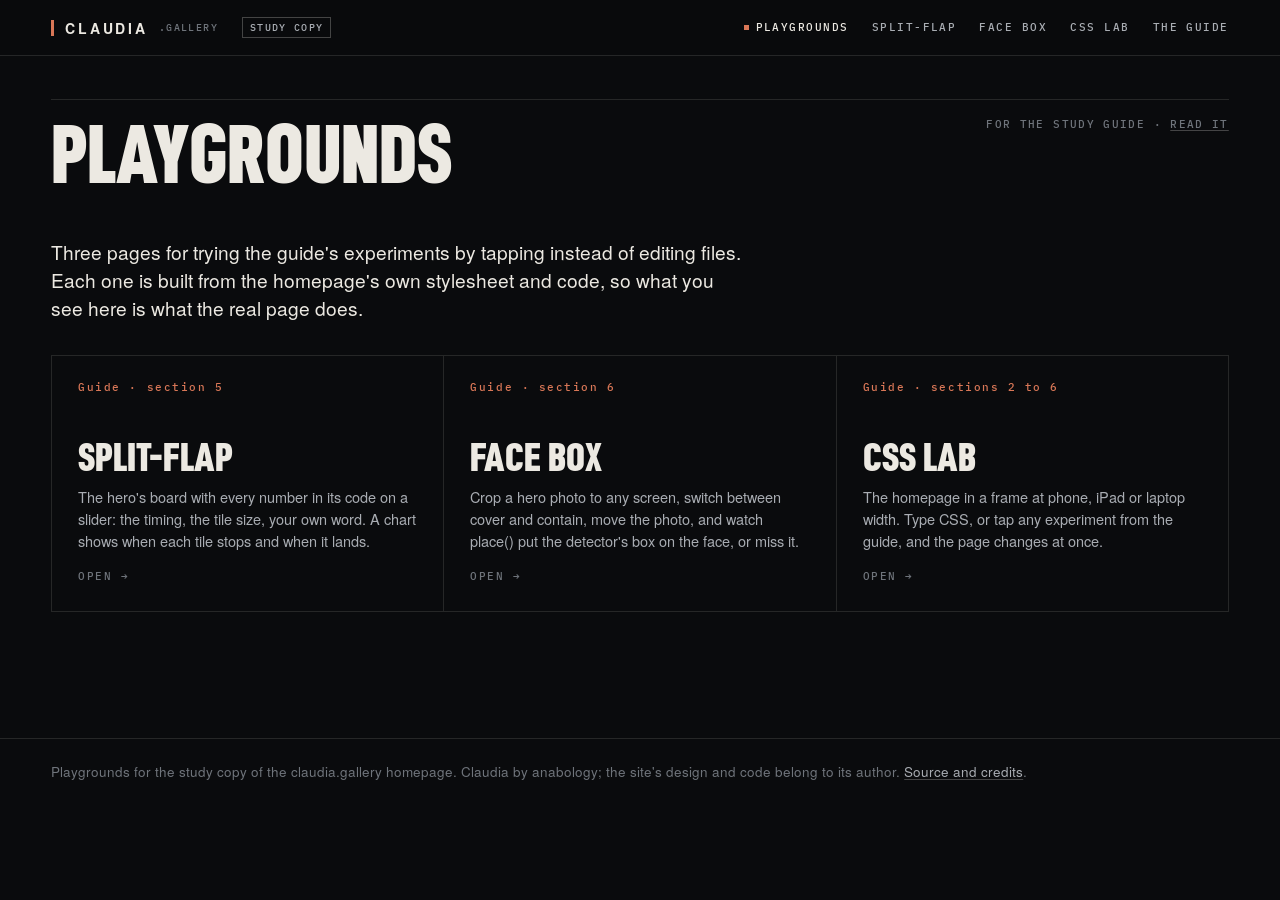
<file: play/index.html>
<!doctype html>
<html lang="en">
<head>
<meta charset="utf-8">
<meta name="viewport" content="width=device-width,initial-scale=1,viewport-fit=cover">
<title>Playgrounds · claudia.gallery (study copy)</title>
<meta name="description" content="Playgrounds for the study guide to the claudia.gallery homepage: the split-flap board, the face boxes and a CSS lab.">
<meta name="robots" content="noindex">
<meta name="theme-color" content="#0a0b0d">
<link rel="icon" href="https://claudia.gallery/favicon.png" type="image/png">
<link rel="preload" href="../static/fonts/dinishcn-900.woff2" as="font" type="font/woff2" crossorigin>
<link rel="preload" href="../static/fonts/plexmono-500.woff2" as="font" type="font/woff2" crossorigin>
<link rel="stylesheet" href="../static/css/site.css">
<link rel="stylesheet" href="../static/css/study-copy.css">
<link rel="stylesheet" href="play.css">
</head>
<body>
<a class="skip" href="#main">Skip to content</a>
<header class="site-h always">
  <a class="brand" href="../" aria-label="claudia.gallery study copy, home"><span class="streak"></span>Claudia<small>.gallery</small></a>
  <a class="study-tag" href="../#about-this-copy"><span class="st-long">Study </span>copy</a>
  <button class="menu-b" aria-expanded="false" aria-controls="nav">Menu</button>
  <nav class="nav" id="nav" aria-label="Playgrounds">
    <a href="./" aria-current="page">Playgrounds</a><a href="flaps.html">Split-flap</a><a href="facebox.html">Face box</a><a href="lab.html">CSS lab</a><a href="https://github.com/plexormedia/claudia-gallery-study2/blob/main/STUDY.md">The guide</a>
  </nav>
</header>

<main id="main">
<section class="sec play">
  <header class="sec-h no-idx"><h2>Playgrounds</h2><p class="aside lab">For the study guide · <a href="https://github.com/plexormedia/claudia-gallery-study2/blob/main/STUDY.md">read it</a></p></header>
  <p class="intro">Three pages for trying the guide's experiments by tapping instead of editing files. Each one is built from the homepage's own stylesheet and code, so what you see here is what the real page does.</p>
  <div class="guides">
    <a class="guide" href="flaps.html"><span class="n">Guide · section 5</span><h3>Split-flap</h3><p>The hero's board with every number in its code on a slider: the timing, the tile size, your own word. A chart shows when each tile stops and when it lands.</p><span class="go">Open →</span></a>
    <a class="guide" href="facebox.html"><span class="n">Guide · section 6</span><h3>Face box</h3><p>Crop a hero photo to any screen, switch between cover and contain, move the photo, and watch place() put the detector's box on the face, or miss it.</p><span class="go">Open →</span></a>
    <a class="guide" href="lab.html"><span class="n">Guide · sections 2 to 6</span><h3>CSS lab</h3><p>The homepage in a frame at phone, iPad or laptop width. Type CSS, or tap any experiment from the guide, and the page changes at once.</p><span class="go">Open →</span></a>
  </div>
</section>
</main>

<footer class="play-f"><p>Playgrounds for the study copy of the claudia.gallery homepage. Claudia by anabology; the site's design and code belong to its author. <a href="https://github.com/plexormedia/claudia-gallery-study2">Source and credits</a>.</p></footer>
<script src="play.js" defer></script>
</body>
</html>
</file>
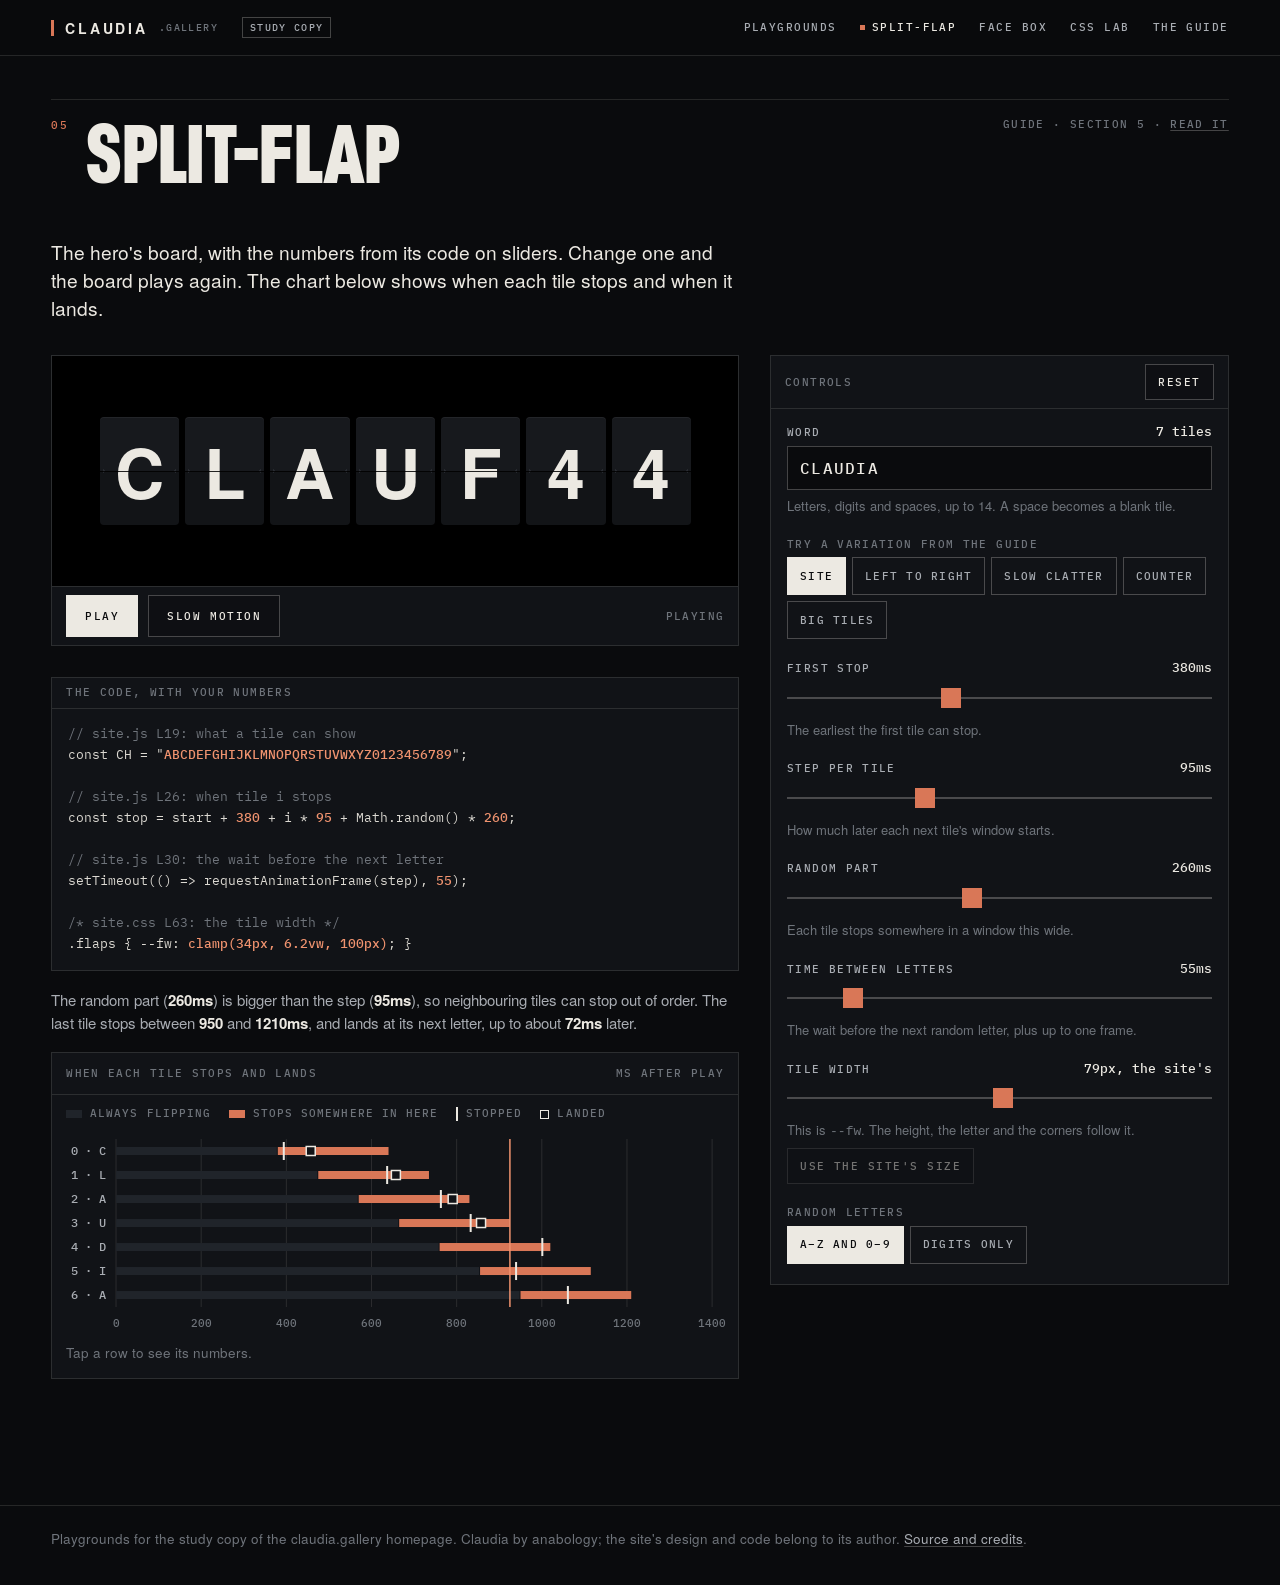
<file: play/flaps.html>
<!doctype html>
<html lang="en">
<head>
<meta charset="utf-8">
<meta name="viewport" content="width=device-width,initial-scale=1,viewport-fit=cover">
<title>Split-flap playground · claudia.gallery (study copy)</title>
<meta name="description" content="The hero's split-flap board with the numbers from its code on sliders, and a chart of when each tile stops and lands.">
<meta name="robots" content="noindex">
<meta name="theme-color" content="#0a0b0d">
<link rel="icon" href="https://claudia.gallery/favicon.png" type="image/png">
<link rel="preload" href="../static/fonts/heros-700.woff2" as="font" type="font/woff2" crossorigin>
<link rel="preload" href="../static/fonts/dinishcn-900.woff2" as="font" type="font/woff2" crossorigin>
<link rel="preload" href="../static/fonts/plexmono-500.woff2" as="font" type="font/woff2" crossorigin>
<link rel="stylesheet" href="../static/css/site.css">
<link rel="stylesheet" href="../static/css/study-copy.css">
<link rel="stylesheet" href="play.css">
<style>
  .board-stage { display: grid; place-items: center; min-height: 230px; padding: clamp(28px, 5vw, 56px) 14px; background: #000; overflow: hidden; }
  .play-board { justify-content: center; }
  .play-board .flap.tick { animation-duration: calc(.07s * var(--slow, 1)); }
  .stage-bar { border-top: 1px solid var(--line); border-bottom: 0; }
  @media (max-width: 1000px) { .board-stage { min-height: 0; padding: 26px 14px; } }
</style>
</head>
<body>
<a class="skip" href="#main">Skip to content</a>
<header class="site-h always">
  <a class="brand" href="../" aria-label="claudia.gallery study copy, home"><span class="streak"></span>Claudia<small>.gallery</small></a>
  <a class="study-tag" href="../#about-this-copy"><span class="st-long">Study </span>copy</a>
  <button class="menu-b" aria-expanded="false" aria-controls="nav">Menu</button>
  <nav class="nav" id="nav" aria-label="Playgrounds">
    <a href="./">Playgrounds</a><a href="flaps.html" aria-current="page">Split-flap</a><a href="facebox.html">Face box</a><a href="lab.html">CSS lab</a><a href="https://github.com/plexormedia/claudia-gallery-study2/blob/main/STUDY.md">The guide</a>
  </nav>
</header>

<main id="main">
<section class="sec play">
  <header class="sec-h"><span class="idx">05</span><h2>Split-flap</h2><p class="aside lab">Guide · section 5 · <a href="https://github.com/plexormedia/claudia-gallery-study2/blob/main/STUDY.md#5-the-split-flap-board">read it</a></p></header>
  <p class="intro">The hero's board, with the numbers from its code on sliders. Change one and the board plays again. The chart below shows when each tile stops and when it lands.</p>

  <div class="bench">
    <div class="pair">
      <div class="panel main-view">
        <div class="board-stage"><div class="flaps play-board" id="board" role="img" aria-label="CLAUDIA"></div></div>
        <div class="panel-h stage-bar">
          <div class="row">
            <button class="btn solid" id="play" type="button">Play</button>
            <button class="btn" id="slow" type="button" aria-pressed="false">Slow motion</button>
          </div>
          <span class="lab" id="status" aria-live="polite">Ready</span>
        </div>
      </div>

      <div class="panel ctl-panel">
        <div class="panel-h"><span class="lab">Controls</span><button class="btn sm" id="reset" type="button">Reset</button></div>
        <div class="ctl">
          <div class="field">
            <div class="field-h"><label class="lab" for="word">Word</label><span class="val" id="word-n">7 tiles</span></div>
            <input class="input" id="word" maxlength="14" autocomplete="off" autocapitalize="characters" autocorrect="off" spellcheck="false" value="CLAUDIA">
            <p class="hint">Letters, digits and spaces, up to 14. A space becomes a blank tile.</p>
          </div>

          <div class="field">
            <span class="lab">Try a variation from the guide</span>
            <div class="chips" id="presets"></div>
          </div>

          <div class="field">
            <div class="field-h"><label class="lab" for="base">First stop</label><output class="val" id="base-o" for="base"></output></div>
            <input class="range" type="range" id="base" min="0" max="1000" step="5">
            <p class="hint">The earliest the first tile can stop.</p>
          </div>
          <div class="field">
            <div class="field-h"><label class="lab" for="step">Step per tile</label><output class="val" id="step-o" for="step"></output></div>
            <input class="range" type="range" id="step" min="0" max="300" step="5">
            <p class="hint">How much later each next tile's window starts.</p>
          </div>
          <div class="field">
            <div class="field-h"><label class="lab" for="spread">Random part</label><output class="val" id="spread-o" for="spread"></output></div>
            <input class="range" type="range" id="spread" min="0" max="600" step="5">
            <p class="hint">Each tile stops somewhere in a window this wide.</p>
          </div>
          <div class="field">
            <div class="field-h"><label class="lab" for="interval">Time between letters</label><output class="val" id="interval-o" for="interval"></output></div>
            <input class="range" type="range" id="interval" min="16" max="300" step="1">
            <p class="hint">The wait before the next random letter, plus up to one frame.</p>
          </div>
          <div class="field">
            <div class="field-h"><label class="lab" for="fw">Tile width</label><output class="val" id="fw-o" for="fw"></output></div>
            <input class="range" type="range" id="fw" min="16" max="140" step="1">
            <p class="hint">This is <code>--fw</code>. The height, the letter and the corners follow it.</p>
            <div class="row"><button class="btn sm" id="fw-site" type="button">Use the site's size</button></div>
          </div>
          <div class="field">
            <span class="lab">Random letters</span>
            <div class="chips" id="alphabet">
              <button type="button" data-digits="0" aria-pressed="true">A–Z and 0–9</button>
              <button type="button" data-digits="1" aria-pressed="false">Digits only</button>
            </div>
          </div>
        </div>
      </div>
    </div>

    <div class="stack extra">
      <div class="prompt live">
        <div class="bar"><span class="lab">The code, with your numbers</span></div>
        <pre id="code"></pre>
      </div>
      <p class="say" id="insight"></p>

      <div class="panel">
        <div class="panel-h"><span class="lab">When each tile stops and lands</span><span class="lab">ms after Play</span></div>
        <div class="legend" aria-hidden="true">
          <span><i class="sw flip"></i>Always flipping</span>
          <span><i class="sw win"></i>Stops somewhere in here</span>
          <span><i class="sw stop"></i>Stopped</span>
          <span><i class="sw land"></i>Landed</span>
        </div>
        <div class="chart" id="chart"></div>
        <p class="hint chart-note" id="readout" aria-live="polite">Tap a row to see its numbers.</p>
      </div>
    </div>
  </div>
</section>
</main>

<footer class="play-f"><p>Playgrounds for the study copy of the claudia.gallery homepage. Claudia by anabology; the site's design and code belong to its author. <a href="https://github.com/plexormedia/claudia-gallery-study2">Source and credits</a>.</p></footer>
<script src="play.js" defer></script>
<script src="flaps.js" defer></script>
</body>
</html>
</file>
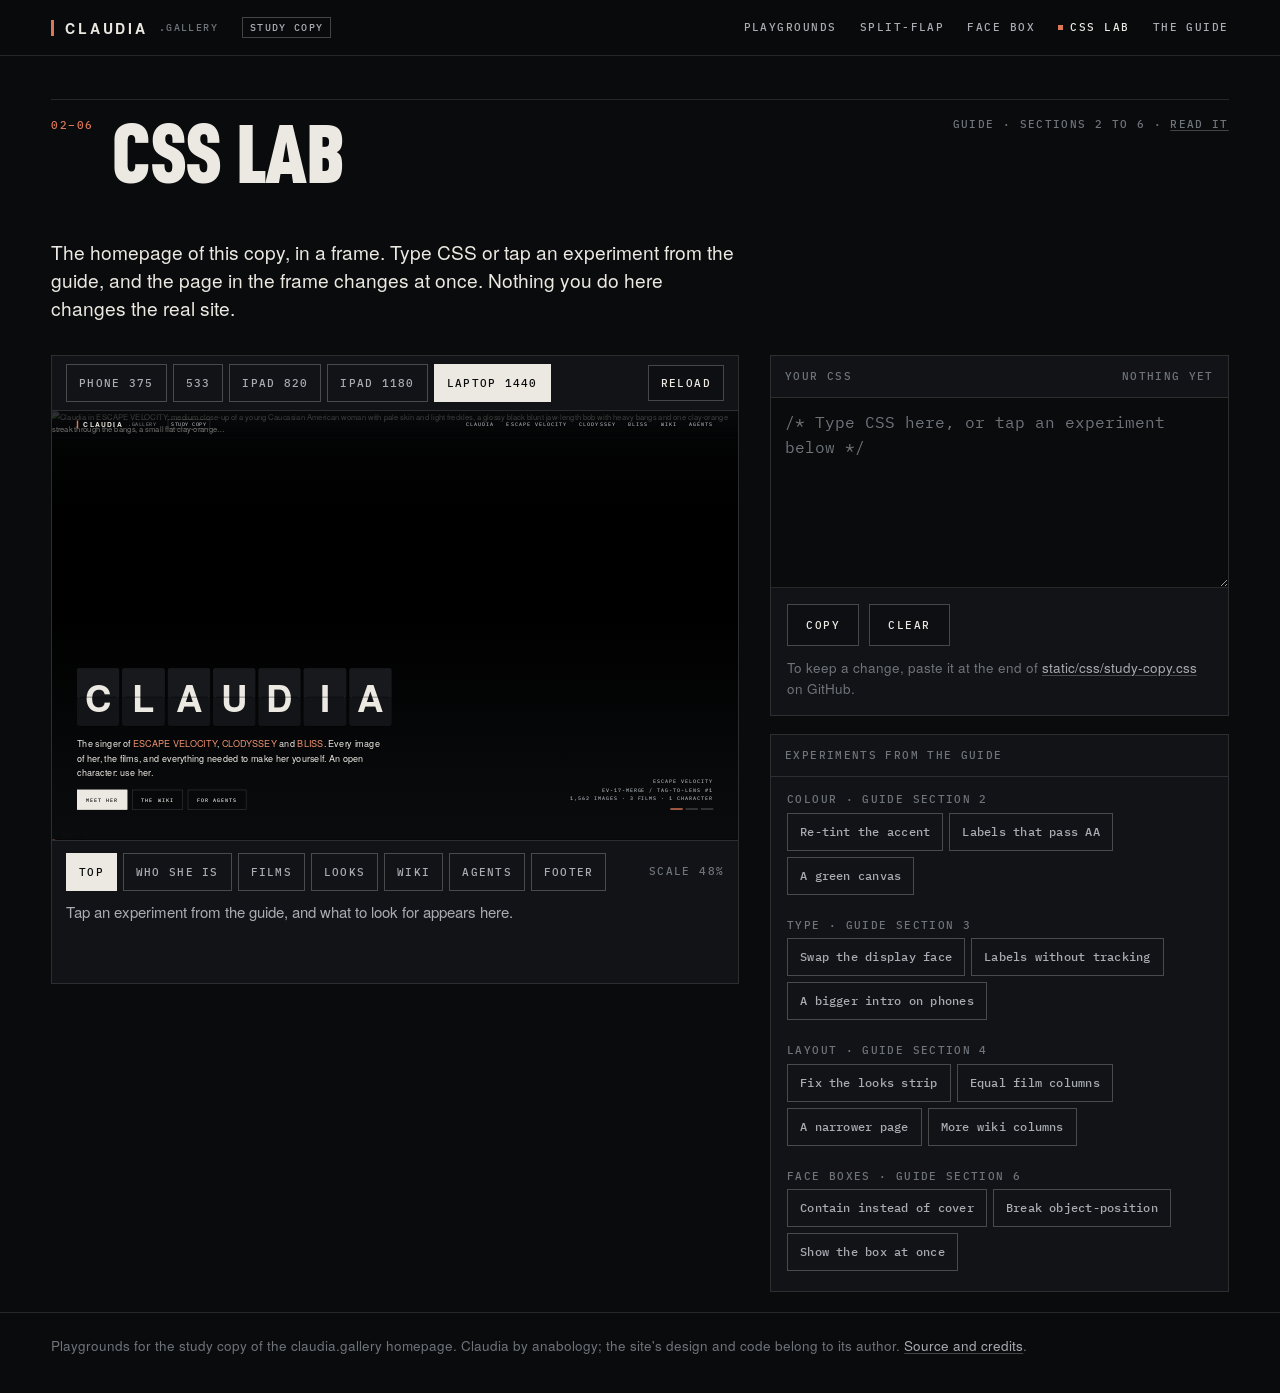
<file: play/lab.html>
<!doctype html>
<html lang="en">
<head>
<meta charset="utf-8">
<meta name="viewport" content="width=device-width,initial-scale=1,viewport-fit=cover">
<title>CSS lab · claudia.gallery (study copy)</title>
<meta name="description" content="The study copy's homepage in a frame at any width, with your CSS applied to it as you type, and every CSS experiment from the study guide one tap away.">
<meta name="robots" content="noindex">
<meta name="theme-color" content="#0a0b0d">
<link rel="icon" href="https://claudia.gallery/favicon.png" type="image/png">
<link rel="preload" href="../static/fonts/dinishcn-900.woff2" as="font" type="font/woff2" crossorigin>
<link rel="preload" href="../static/fonts/plexmono-500.woff2" as="font" type="font/woff2" crossorigin>
<link rel="stylesheet" href="../static/css/site.css">
<link rel="stylesheet" href="../static/css/study-copy.css">
<link rel="stylesheet" href="play.css">
<style>
  /* the frame panel sticks at every width. On wide screens it shares one grid row with the controls, so that row
     is as tall as the controls and the panel has room to stick. */
  .lab-page .main-view { position: sticky; top: calc(var(--hh) + 14px); z-index: 5; }
  @media (min-width: 1001px) { .lab-page .bench { grid-template-areas: "main ctl"; grid-template-rows: auto; } }
  @media (max-width: 1000px) { .lab-page .main-view { top: var(--hh); } }
  .main-view .panel-h { flex-wrap: nowrap; }
  .main-view .panel-h .chips, .foot-row .chips { min-width: 0; }
  .frame-foot { display: grid; grid-template-columns: minmax(0, 1fr); gap: 10px; padding: 12px 14px 14px; border-top: 1px solid var(--line); }
  .foot-row { display: flex; align-items: center; gap: 10px; }
  .frame-note { margin-left: auto; white-space: nowrap; }
  .frame-foot .say { min-height: 4.5em; }            /* room for three lines, so the frame doesn't jump as the text changes */
  /* little below the bench, so the stuck panel isn't pushed up under the header when you reach the end of the page */
  .lab-page .play { padding-bottom: 20px; }
  .lab-page .play-f { margin-top: 0; }
  .frame-wrap { margin: 0 auto; overflow: hidden; background: var(--bg); }
  .frame-wrap iframe { display: block; border: 0; transform-origin: 0 0; background: var(--bg); }
  .exp .field + .field { margin-top: 2px; }
  .exp .chips button { text-transform: none; letter-spacing: .02em; font-size: 12px; }
</style>
</head>
<body class="lab-page">
<a class="skip" href="#main">Skip to content</a>
<header class="site-h always">
  <a class="brand" href="../" aria-label="claudia.gallery study copy, home"><span class="streak"></span>Claudia<small>.gallery</small></a>
  <a class="study-tag" href="../#about-this-copy"><span class="st-long">Study </span>copy</a>
  <button class="menu-b" aria-expanded="false" aria-controls="nav">Menu</button>
  <nav class="nav" id="nav" aria-label="Playgrounds">
    <a href="./">Playgrounds</a><a href="flaps.html">Split-flap</a><a href="facebox.html">Face box</a><a href="lab.html" aria-current="page">CSS lab</a><a href="https://github.com/plexormedia/claudia-gallery-study2/blob/main/STUDY.md">The guide</a>
  </nav>
</header>

<main id="main">
<section class="sec play">
  <header class="sec-h"><span class="idx">02–06</span><h2>CSS lab</h2><p class="aside lab">Guide · sections 2 to 6 · <a href="https://github.com/plexormedia/claudia-gallery-study2/blob/main/STUDY.md">read it</a></p></header>
  <p class="intro">The homepage of this copy, in a frame. Type CSS or tap an experiment from the guide, and the page in the frame changes at once. Nothing you do here changes the real site.</p>

  <div class="bench">
    <div class="pair">
      <div class="panel main-view" id="frame-panel">
        <div class="panel-h"><div class="chips line" id="widths" aria-label="Frame width"></div><button class="btn sm" id="reload" type="button">Reload</button></div>
        <div class="frame-wrap" id="frame-wrap"><iframe id="frame" src="../index.html" title="The study copy's homepage, with your CSS applied"></iframe></div>
        <div class="panel-b frame-foot">
          <div class="foot-row"><div class="chips line" id="jumps" aria-label="Jump to a section"></div><span class="lab frame-note" id="frame-note"></span></div>
          <p class="say" id="explain" aria-live="polite">Tap an experiment from the guide, and what to look for appears here.</p>
        </div>
      </div>

      <div class="stack ctl-panel">
        <div class="panel">
          <div class="panel-h"><label class="lab" for="css">Your CSS</label><span class="lab" id="applied" aria-live="polite"></span></div>
          <textarea class="code-in" id="css" spellcheck="false" autocapitalize="off" autocorrect="off" autocomplete="off" placeholder="/* Type CSS here, or tap an experiment below */"></textarea>
          <div class="panel-b">
            <div class="row"><button class="btn" id="copy" type="button">Copy</button><button class="btn" id="clear" type="button">Clear</button></div>
            <p class="hint" style="margin-top:12px">To keep a change, paste it at the end of <a href="https://github.com/plexormedia/claudia-gallery-study2/blob/main/static/css/study-copy.css">static/css/study-copy.css</a> on GitHub.</p>
          </div>
        </div>

        <div class="panel exp">
          <div class="panel-h"><span class="lab">Experiments from the guide</span></div>
          <div class="ctl" id="experiments"></div>
        </div>
      </div>
    </div>
  </div>
</section>
</main>

<footer class="play-f"><p>Playgrounds for the study copy of the claudia.gallery homepage. Claudia by anabology; the site's design and code belong to its author. <a href="https://github.com/plexormedia/claudia-gallery-study2">Source and credits</a>.</p></footer>
<script src="play.js" defer></script>
<script src="lab.js" defer></script>
</body>
</html>
</file>
<file: static/css/site.css>
/* claudia.gallery — one black canvas, one clay accent, three film skins (ev · cly · bliss). */
@font-face{font-family:"Heros";src:url(../fonts/heros-400.woff2) format("woff2");font-weight:400;font-display:swap}
@font-face{font-family:"Heros";src:url(../fonts/heros-400i.woff2) format("woff2");font-weight:400;font-style:italic;font-display:swap}
@font-face{font-family:"Heros";src:url(../fonts/heros-700.woff2) format("woff2");font-weight:700;font-display:swap}
@font-face{font-family:"Heros Cn";src:url(../fonts/heroscn-700.woff2) format("woff2");font-weight:700;font-display:swap}
@font-face{font-family:"DINish Cn";src:url(../fonts/dinishcn-900.woff2) format("woff2");font-weight:900;font-display:swap}
@font-face{font-family:"Plex Mono";src:url(../fonts/plexmono-400.woff2) format("woff2");font-weight:400;font-display:swap;unicode-range:U+0020-007E,U+00A0-00FF,U+0131,U+0152-0153,U+02C6,U+02DA,U+02DC,U+2010-2011,U+2013-2014,U+2018-201A,U+201C-201E,U+2020-2022,U+2026,U+2030,U+2032-2033,U+2039-203A,U+2044,U+2070,U+2074-2079,U+20AC,U+2122,U+2190-2199,U+2212,U+2248,U+2260,U+2264-2265,U+2713}
@font-face{font-family:"Plex Mono";src:url(../fonts/plexmono-500.woff2) format("woff2");font-weight:500;font-display:swap;unicode-range:U+0020-007E,U+00A0-00FF,U+0131,U+0152-0153,U+02C6,U+02DA,U+02DC,U+2010-2011,U+2013-2014,U+2018-201A,U+201C-201E,U+2020-2022,U+2026,U+2030,U+2032-2033,U+2039-203A,U+2044,U+2070,U+2074-2079,U+20AC,U+2122,U+2190-2199,U+2212,U+2248,U+2260,U+2264-2265,U+2713}

:root{
  --bg:#0a0b0d;--bg2:#111317;--bg3:#181b20;--bg4:#20242a;
  --line:rgba(236,233,226,.12);--line2:rgba(236,233,226,.26);
  --ink:#ece9e2;--ink2:#a9adb3;--ink3:#6f747b;
  --clay:#d97757;--clay2:#f0936f;
  --sans:"Heros","Helvetica Neue",Helvetica,Arial,sans-serif;
  --cond:"DINish Cn","Heros Cn","Arial Narrow",sans-serif;
  --mono:"Plex Mono","IBM Plex Mono",ui-monospace,SFMono-Regular,Menlo,monospace;
  --xp:Tahoma,"Segoe UI",Verdana,Geneva,sans-serif;
  --pad:clamp(16px,4vw,52px);--max:1720px;--rowh:180px;--hh:56px;
  color-scheme:dark;
}
*,*::before,*::after{box-sizing:border-box}
html{background:var(--bg);color:var(--ink);font:400 16px/1.58 var(--sans);-webkit-font-smoothing:antialiased;-moz-osx-font-smoothing:grayscale;text-size-adjust:100%;scroll-padding-top:calc(var(--hh) + 64px)}
body{margin:0;min-height:100vh;overflow-x:hidden}
img,video{display:block;max-width:100%}
a{color:inherit;text-decoration-color:var(--line2);text-underline-offset:.18em}
a:hover{text-decoration-color:var(--clay)}
::selection{background:var(--clay);color:#0a0b0d}
:focus-visible{outline:2px solid var(--clay);outline-offset:2px}
button{font:inherit;color:inherit;background:none;border:0;padding:0;cursor:pointer}
h1,h2,h3,h4{margin:0;font-weight:700;line-height:1.08}
p{margin:0 0 1em}
.mono{font-family:var(--mono)}
.skip{position:absolute;left:-999px;top:8px;background:var(--clay);color:#000;padding:8px 12px;z-index:100}
.skip:focus{left:8px}
.sr{position:absolute;width:1px;height:1px;overflow:hidden;clip:rect(0 0 0 0);white-space:nowrap}

/* ---------- label system (EV's readouts) ---------- */
.lab{font:500 10.5px/1.3 var(--mono);letter-spacing:.13em;text-transform:uppercase;color:var(--ink3)}
.lab b{color:var(--ink2);font-weight:500}
.dot{display:inline-block;width:6px;height:6px;background:var(--clay);vertical-align:1px;margin-right:8px}

/* ---------- header ---------- */
.site-h{position:fixed;inset:0 0 auto;z-index:60;height:var(--hh);display:flex;align-items:center;gap:24px;padding:0 var(--pad);background:linear-gradient(rgba(10,11,13,.78),rgba(10,11,13,0));transition:background .35s,border-color .35s;border-bottom:1px solid transparent}
.site-h.solid,.site-h.always{background:rgba(10,11,13,.86);-webkit-backdrop-filter:blur(16px) saturate(1.15);backdrop-filter:blur(16px) saturate(1.15);border-bottom-color:var(--line)}
.brand{display:flex;align-items:center;gap:11px;text-decoration:none;font:700 14px/1 var(--sans);letter-spacing:.2em;text-transform:uppercase;white-space:nowrap}
.brand .streak{width:3px;height:16px;background:var(--clay);display:block}
.brand small{font:500 10px var(--mono);letter-spacing:.14em;color:var(--ink3)}
.nav{margin-left:auto;display:flex;align-items:center;gap:clamp(14px,1.8vw,28px);font:500 10.5px/1 var(--mono);letter-spacing:.14em;text-transform:uppercase}
.nav a{text-decoration:none;color:var(--ink2);padding:8px 0;white-space:nowrap}
.nav a:hover{color:var(--ink)}
.nav a[aria-current]{color:var(--ink)}
.nav a[aria-current]::before{content:"";display:inline-block;width:5px;height:5px;background:var(--clay);margin-right:7px;vertical-align:1px}
.menu-b{display:none;margin-left:auto;font:500 10.5px var(--mono);letter-spacing:.14em;text-transform:uppercase;padding:10px 0}
@media (max-width:960px){
  .menu-b{display:block}
  .nav{position:fixed;inset:var(--hh) 0 auto;flex-direction:column;align-items:stretch;gap:0;background:rgba(10,11,13,.97);border-bottom:1px solid var(--line);padding:8px var(--pad) 18px;transform:translateY(-8px);opacity:0;pointer-events:none;transition:.2s}
  .nav a{padding:14px 0;border-bottom:1px solid var(--line);font-size:12px}
  .nav.open{opacity:1;transform:none;pointer-events:auto}
}

/* ---------- split-flap (ESCAPE VELOCITY's board) ---------- */
.flaps{display:flex;flex-wrap:wrap;gap:var(--fg,6px);--fw:clamp(34px,6.2vw,100px);--fs:calc(var(--fw)*.86)}
.flap{position:relative;width:var(--fw);height:calc(var(--fw)*1.36);display:grid;place-items:center;background:linear-gradient(#17191d 0 50%,#121417 50% 100%);border-radius:calc(var(--fw)*.05);font:700 var(--fs)/1 var(--sans);color:var(--ink);box-shadow:inset 0 1px 0 rgba(255,255,255,.05),0 1px 0 rgba(0,0,0,.7);overflow:hidden}
.flap::after{content:"";position:absolute;left:0;right:0;top:calc(50% - .5px);height:1px;background:rgba(0,0,0,.85)}
.flap::before{content:"";position:absolute;left:3px;right:3px;top:calc(50% - 2px);height:4px;background:radial-gradient(circle at 0 50%,#2a2d33 1.5px,transparent 2px),radial-gradient(circle at 100% 50%,#2a2d33 1.5px,transparent 2px)}
.flap.sp{background:transparent;box-shadow:none}
.flap.sp::after,.flap.sp::before{display:none}
.flap.tick{animation:flick .07s steps(1)}
@keyframes flick{50%{color:var(--ink2)}}
.flaps.sm{--fw:clamp(20px,2.3vw,34px);--fg:3px}
.flaps.xs{--fw:clamp(15px,1.6vw,22px);--fg:2px}

/* ---------- hero ---------- */
.hero{position:relative;height:100svh;min-height:600px;overflow:hidden;background:#000}
.hero .slide{position:absolute;inset:0;opacity:0;transition:opacity 1.8s ease}
.hero .slide.on{opacity:1}
.hero .slide img{width:100%;height:100%;object-fit:cover;transform:scale(1.045);transition:transform 10s cubic-bezier(.2,.6,.3,1)}
.hero .slide.on img{transform:scale(1)}
.hero .shade{position:absolute;inset:0;background:linear-gradient(180deg,rgba(10,11,13,.5) 0,rgba(10,11,13,0) 22%,rgba(10,11,13,0) 48%,rgba(10,11,13,.86) 88%,var(--bg) 100%);pointer-events:none}
.cvbox{position:absolute;border:1px solid rgba(255,255,255,.82);pointer-events:none;opacity:0;transition:opacity .6s .9s}
.slide.on .cvbox{opacity:1}
.cvbox span{position:absolute;left:-1px;bottom:100%;margin-bottom:4px;white-space:nowrap;font:500 10px/1 var(--mono);letter-spacing:.06em;background:rgba(10,11,13,.66);color:#fff;padding:3px 5px}
.cvbox span b{color:var(--clay2);font-weight:500}
.cvbox::before,.cvbox::after{content:"";position:absolute;width:9px;height:9px;border:2px solid var(--clay)}
.cvbox::before{left:-3px;top:-3px;border-right:0;border-bottom:0}
.cvbox::after{right:-3px;bottom:-3px;border-left:0;border-top:0}
.hero-copy{position:absolute;z-index:3;left:var(--pad);right:var(--pad);bottom:clamp(28px,7vh,80px);display:grid;grid-template-columns:minmax(0,1fr) auto;align-items:end;gap:28px}
.hero-copy .lede{max-width:34em;margin:22px 0 22px;font-size:clamp(16px,1.35vw,19px);color:var(--ink);text-wrap:pretty}
.hero-copy .lede em{font-style:normal;color:var(--clay2)}
.ctas{display:flex;flex-wrap:wrap;gap:10px}
.btn{display:inline-flex;align-items:center;gap:10px;height:42px;padding:0 18px;border:1px solid var(--line2);text-decoration:none;font:500 11px/1 var(--mono);letter-spacing:.14em;text-transform:uppercase;background:rgba(10,11,13,.35);transition:.2s;white-space:nowrap}
.btn:hover{border-color:var(--ink);background:rgba(236,233,226,.06)}
.btn.solid{background:var(--ink);color:#0a0b0d;border-color:var(--ink)}
.btn.solid:hover{background:#fff}
.btn.clay{background:var(--clay);border-color:var(--clay);color:#0a0b0d}
.btn.clay:hover{background:var(--clay2);border-color:var(--clay2)}
.readout{text-align:right;display:grid;gap:5px;justify-items:end}
.readout .lab{color:var(--ink2)}
.readout .pips{display:flex;gap:6px;margin-top:8px}
.readout .pips button{width:26px;height:3px;background:rgba(236,233,226,.25)}
.readout .pips button.on{background:var(--clay)}
@media (max-width:760px){.hero-copy{grid-template-columns:1fr}.readout{justify-items:start;text-align:left}}

/* ---------- sections ---------- */
.sec{max-width:var(--max);margin:0 auto;padding:clamp(72px,11vh,140px) var(--pad) 0}
.sec-h{display:grid;grid-template-columns:auto 1fr auto;align-items:end;gap:18px;border-top:1px solid var(--line);padding-top:14px;margin-bottom:clamp(28px,4vw,52px)}
.sec-h .idx{font:500 11px/1 var(--mono);letter-spacing:.14em;color:var(--clay);align-self:start;padding-top:6px}
.sec-h h2{font:900 clamp(40px,6.6vw,104px)/.86 var(--cond);text-transform:uppercase;letter-spacing:-.004em}
.sec-h .aside{align-self:start;padding-top:4px;max-width:30em;text-align:right}
@media (max-width:760px){.sec-h{grid-template-columns:auto 1fr}.sec-h .aside{grid-column:1/-1;text-align:left}}
.big-p{font-size:clamp(19px,1.9vw,27px);line-height:1.38;max-width:33em;text-wrap:pretty}
.big-p em{font-style:normal;color:var(--clay2)}
.more{display:inline-flex;gap:10px;margin-top:22px;font:500 11px/1 var(--mono);letter-spacing:.14em;text-transform:uppercase;text-decoration:none;color:var(--ink);border-bottom:1px solid var(--clay);padding-bottom:5px}
.more:hover{color:var(--clay2)}

/* who she is */
.who{display:grid;grid-template-columns:minmax(0,1.05fr) minmax(0,1fr);gap:clamp(24px,4vw,72px);align-items:start}
.who figure{margin:0;position:sticky;top:calc(var(--hh) + 24px)}
@media (max-width:900px){.who{grid-template-columns:1fr}.who figure{position:static}}
.spec{margin:30px 0 0;border-top:1px solid var(--line)}
.spec>div{display:grid;grid-template-columns:118px 1fr;gap:18px;padding:13px 0;border-bottom:1px solid var(--line)}
.spec dt{font:500 10.5px/1.6 var(--mono);letter-spacing:.13em;text-transform:uppercase;color:var(--ink3)}
.spec dt i{font-style:normal;color:var(--clay);margin-right:9px}
.spec dd{margin:0;color:var(--ink);font-size:15.5px}

/* figures */
figure{margin:0}
.fig img{width:100%;height:auto;background:var(--bg3)}
.fig figcaption,.cap{margin-top:10px;font-size:13px;line-height:1.5;color:var(--ink3)}
.fig figcaption .lab{display:block;margin-bottom:3px}
.frame{position:relative}
.frame::before,.frame::after{content:"";position:absolute;width:14px;height:14px;border:1px solid var(--ink);opacity:.7;pointer-events:none;z-index:2}
.frame::before{left:-6px;top:-6px;border-right:0;border-bottom:0}
.frame::after{right:-6px;bottom:-6px;border-left:0;border-top:0}

/* prompt blocks */
.prompt{position:relative;margin:18px 0 22px;border:1px solid var(--line);background:var(--bg2)}
.prompt .bar{display:flex;align-items:center;gap:12px;padding:8px 10px 8px 14px;border-bottom:1px solid var(--line)}
.prompt .bar .lab{flex:1}
.prompt pre{margin:0;padding:14px 16px 16px;white-space:pre-wrap;word-break:break-word;font:400 13px/1.62 var(--mono);color:#dcd9d2;max-height:28em;overflow:auto}
.copy{font:500 10px/1 var(--mono);letter-spacing:.14em;text-transform:uppercase;padding:7px 10px;border:1px solid var(--line2);color:var(--ink2);transition:.15s;white-space:nowrap}
.copy:hover{color:var(--ink);border-color:var(--ink)}
.copy.ok{color:#0a0b0d;background:var(--clay);border-color:var(--clay)}

/* films (home) */
.films{display:grid;gap:clamp(56px,9vw,128px)}
.film-row{display:grid;grid-template-columns:minmax(0,1.5fr) minmax(0,1fr);gap:clamp(24px,4vw,64px);align-items:center}
.film-row:nth-child(even){grid-template-columns:minmax(0,1fr) minmax(0,1.5fr)}
.film-row:nth-child(even) .film-media{order:2}
@media (max-width:900px){.film-row,.film-row:nth-child(even){grid-template-columns:1fr}.film-row:nth-child(even) .film-media{order:0}}
.film-media{position:relative;display:block;aspect-ratio:16/9;background:#000;overflow:hidden;text-decoration:none}
.film-media video,.film-media img{width:100%;height:100%;object-fit:cover}
.film-media .hud{position:absolute;left:12px;top:10px;right:12px;display:flex;justify-content:space-between;color:#fff;text-shadow:0 1px 2px rgba(0,0,0,.6)}
.film-copy .facts{margin:24px 0 0;display:grid;gap:0;border-top:1px solid var(--line)}
.film-copy .facts div{display:grid;grid-template-columns:110px 1fr;gap:14px;padding:9px 0;border-bottom:1px solid var(--line);font-size:14px}
.film-copy .facts dt{font:500 10.5px/1.7 var(--mono);letter-spacing:.12em;text-transform:uppercase;color:var(--ink3)}
.film-copy .facts dd{margin:0;color:var(--ink2)}
.film-copy p{color:var(--ink2);font-size:16.5px;margin-top:18px;max-width:34em}

/* film title treatments */
.t-ev .flaps{--fw:clamp(22px,2.9vw,46px);--fg:3px}
.t-ev .row2{margin-top:3px}
.t-cly{font:900 clamp(56px,8vw,128px)/.82 var(--cond);text-transform:uppercase;letter-spacing:-.01em}
.t-cly small{display:block;font:500 clamp(11px,1vw,13px)/1 var(--mono);letter-spacing:.2em;color:var(--clay);margin-top:14px}
.t-bliss{font:italic 700 clamp(60px,8vw,124px)/.9 var(--xp);letter-spacing:-.035em;color:#fff;text-shadow:0 2px 0 rgba(0,40,140,.35),0 6px 22px rgba(0,60,200,.35)}
.t-bliss small{display:block;font:400 13px/1 var(--xp);letter-spacing:0;color:#cfe0ff;margin-top:12px;text-shadow:none}

/* the XP window (BLISS) */
.xpw{border-radius:8px 8px 0 0;background:#0831d9;padding:0 3px 3px;box-shadow:0 18px 50px rgba(0,0,0,.45)}
.xpw-t{height:30px;display:flex;align-items:center;gap:6px;padding:0 4px 0 8px;border-radius:7px 7px 0 0;background:linear-gradient(180deg,#0a6af7 0%,#0656e6 9%,#0249d8 22%,#0049d8 70%,#0241c4 92%,#0c3fb3 100%);color:#fff;font:700 13px/1 var(--xp);text-shadow:1px 1px 0 #0a1f6b}
.xpw-t .ic{width:16px;height:16px;border-radius:3px;background:linear-gradient(135deg,#fff 0 44%,transparent 44% 56%,#fff 56%) ,var(--clay);box-shadow:inset 0 0 0 1px rgba(255,255,255,.55);flex:none}
.xpw-t .tt{flex:1;overflow:hidden;white-space:nowrap;text-overflow:ellipsis}
.xpw-b{display:flex;gap:2px}
.xpw-b b{width:21px;height:21px;border-radius:3px;border:1px solid #fff;background:linear-gradient(180deg,#3c8cf8,#1d5fe0 60%,#1a52c9);position:relative;box-shadow:inset 0 0 1px rgba(0,0,0,.4);display:block;cursor:default}
.xpw-b b.x{background:linear-gradient(180deg,#e9876c,#d9532c 55%,#c2401e)}
.xpw-b b.min::after{content:"";position:absolute;left:5px;right:7px;bottom:5px;height:3px;background:#fff}
.xpw-b b.max::after{content:"";position:absolute;inset:4px;border:2px solid #fff;border-top-width:3px}
.xpw-b b.x::before,.xpw-b b.x::after{content:"";position:absolute;left:9px;top:3px;width:2px;height:13px;background:#fff;transform:rotate(45deg)}
.xpw-b b.x::after{transform:rotate(-45deg)}
.xpw-c{background:#000;position:relative}
button.x-close{cursor:pointer}

/* looks strip */
.strip{display:grid;grid-auto-flow:column;grid-auto-columns:clamp(190px,19vw,290px);gap:14px;overflow-x:auto;overscroll-behavior-x:contain;scroll-snap-type:x proximity;padding:0 var(--pad) 18px;margin:0 calc(var(--pad)*-1);scrollbar-width:thin;scrollbar-color:var(--bg4) transparent}
.look{scroll-snap-align:start;text-decoration:none;display:block}
.look .ph{position:relative;aspect-ratio:2/3;overflow:hidden;background:var(--bg3)}
.look .ph img{width:100%;height:100%;object-fit:cover;transition:transform .8s cubic-bezier(.2,.6,.3,1)}
.look:hover .ph img{transform:scale(1.03)}
.look h3{font:700 17px/1.2 var(--sans);margin-top:12px}
.look .lab{margin-top:6px}
.look p{font-size:13px;color:var(--ink3);margin:8px 0 0;line-height:1.45}

/* guide cards */
.guides{display:grid;grid-template-columns:repeat(auto-fill,minmax(300px,1fr));border-top:1px solid var(--line);border-left:1px solid var(--line)}
.guide{background:var(--bg);padding:26px 26px 28px;min-height:250px;display:flex;flex-direction:column;text-decoration:none;transition:background .2s;border-right:1px solid var(--line);border-bottom:1px solid var(--line)}
.guide:hover{background:var(--bg2)}
.guide .n{font:500 11px/1 var(--mono);letter-spacing:.14em;color:var(--clay)}
.guide h3{font:900 clamp(34px,3.2vw,46px)/.9 var(--cond);text-transform:uppercase;margin:44px 0 12px}
.guide p{color:var(--ink2);font-size:14.5px;margin:0;line-height:1.5}
.guide .go{margin-top:auto;padding-top:18px;font:500 10.5px var(--mono);letter-spacing:.14em;text-transform:uppercase;color:var(--ink3)}
.guide:hover .go{color:var(--clay2)}

/* terminal (agents) */
.term{border:1px solid var(--line2);background:#07080a}
.term-h{display:flex;gap:8px;align-items:center;padding:9px 12px;border-bottom:1px solid var(--line)}
.term-h i{width:9px;height:9px;border-radius:50%;background:var(--bg4)}
.term-h i:first-child{background:var(--clay)}
.term-h .lab{margin-left:8px;flex:1}
.term pre{margin:0;padding:18px 18px 20px;font:400 13.5px/1.7 var(--mono);white-space:pre-wrap;word-break:break-all;color:#dcd9d2}
.term pre .c{color:var(--ink3)}
.term pre .k{color:var(--clay2)}
.agents{display:grid;grid-template-columns:minmax(0,1.2fr) minmax(0,1fr);gap:clamp(24px,4vw,64px);align-items:start}
@media (max-width:900px){.agents{grid-template-columns:1fr}}
.kv{display:grid;border-top:1px solid var(--line)}
.kv a,.kv div{display:grid;grid-template-columns:150px 1fr;gap:16px;padding:12px 0;border-bottom:1px solid var(--line);text-decoration:none;font-size:15px}
.kv .lab{padding-top:3px}
.kv a:hover span:last-child{color:var(--clay2)}

/* ---------- footer ---------- */
.site-f{margin-top:clamp(96px,14vh,180px);border-top:1px solid var(--line)}
.safe{margin:0;padding:clamp(80px,14vh,160px) var(--pad);text-align:center;font:700 clamp(17px,2.2vw,30px)/1.3 var(--sans);color:var(--clay);letter-spacing:.005em}
.f-cols{max-width:var(--max);margin:0 auto;padding:28px var(--pad) 40px;border-top:1px solid var(--line);display:grid;grid-template-columns:1.4fr 1fr 1fr 1fr;gap:28px;font-size:13.5px;color:var(--ink3)}
.f-cols h4{font:500 10.5px var(--mono);letter-spacing:.14em;text-transform:uppercase;color:var(--ink2);margin-bottom:10px}
.f-cols a{display:block;text-decoration:none;color:var(--ink3);padding:3px 0}
.f-cols a:hover{color:var(--ink)}
.f-cols p{margin:0 0 8px;max-width:30em}
@media (max-width:860px){.f-cols{grid-template-columns:1fr 1fr}}

/* ---------- room (film page) ---------- */
.room-h{position:relative;min-height:88svh;display:flex;align-items:flex-end;overflow:hidden;background:#000}
.room-h .bgv{position:absolute;inset:0;width:100%;height:100%;object-fit:cover}
.room-h .shade{position:absolute;inset:0;background:linear-gradient(180deg,rgba(10,11,13,.55) 0,rgba(10,11,13,.05) 30%,rgba(10,11,13,.25) 55%,rgba(10,11,13,.94) 92%,var(--bg) 100%)}
.room-h .in{position:relative;z-index:2;width:100%;max-width:var(--max);margin:0 auto;padding:0 var(--pad) clamp(36px,7vh,72px)}
.room-h .lede{max-width:40em;margin:22px 0 24px;font-size:clamp(16px,1.3vw,19px);color:var(--ink);text-wrap:pretty}
.room-facts{display:flex;flex-wrap:wrap;gap:8px 28px;margin-top:26px}
.room-facts div{display:grid;gap:4px}
.room-facts dt{font:500 10px/1 var(--mono);letter-spacing:.14em;text-transform:uppercase;color:var(--ink3)}
.room-facts dd{margin:0;font:500 12.5px/1.3 var(--mono);color:var(--ink2)}
.stills{display:grid;grid-auto-flow:column;grid-auto-columns:clamp(240px,26vw,420px);gap:10px;overflow-x:auto;overscroll-behavior-x:contain;padding:0 var(--pad) 16px;margin:0 calc(var(--pad)*-1);scroll-snap-type:x proximity;scrollbar-width:thin;scrollbar-color:var(--bg4) transparent}
.stills button{scroll-snap-align:start;aspect-ratio:16/9;background:var(--bg3);overflow:hidden;position:relative}
.stills img{width:100%;height:100%;object-fit:cover;transition:opacity .2s}
.stills button:hover img{opacity:.86}
.stills .tc{position:absolute;left:8px;bottom:6px;font:500 10px var(--mono);color:#fff;text-shadow:0 1px 3px #000}

/* gallery */
.filters{position:sticky;top:var(--hh);z-index:20;display:flex;flex-wrap:wrap;align-items:center;gap:10px 14px;padding:12px 0;margin-bottom:18px;background:rgba(10,11,13,.92);-webkit-backdrop-filter:blur(12px);backdrop-filter:blur(12px);border-bottom:1px solid var(--line)}
.seg{display:flex;border:1px solid var(--line2)}
.seg button{height:36px;padding:0 14px;font:500 10.5px/1 var(--mono);letter-spacing:.12em;text-transform:uppercase;color:var(--ink2);border-right:1px solid var(--line2);white-space:nowrap}
.seg button:last-child{border-right:0}
.seg button span{color:var(--ink3);margin-left:6px}
.seg button[aria-pressed=true]{background:var(--ink);color:#0a0b0d}
.seg button[aria-pressed=true] span{color:#555}
.sel{height:38px;padding:0 34px 0 12px;font:500 10.5px var(--mono);letter-spacing:.1em;text-transform:uppercase;color:var(--ink2);background:var(--bg2) url("data:image/svg+xml,%3Csvg xmlns='http://www.w3.org/2000/svg' width='10' height='6'%3E%3Cpath d='M0 0l5 6 5-6z' fill='%23a9adb3'/%3E%3C/svg%3E") no-repeat right 12px center;border:1px solid var(--line2);appearance:none;-webkit-appearance:none;max-width:260px}
.search{flex:1;min-width:180px;height:38px;padding:0 12px;font:400 13px var(--mono);color:var(--ink);background:var(--bg2);border:1px solid var(--line2)}
.search::placeholder{color:var(--ink3)}
.filters .count{font:500 10.5px var(--mono);letter-spacing:.12em;text-transform:uppercase;color:var(--ink3);white-space:nowrap}
.grid{display:flex;flex-wrap:wrap;gap:6px}
.grid::after{content:"";flex-grow:1e9}
.tile{position:relative;flex-grow:calc(var(--r)*100);width:calc(var(--r)*var(--rowh));background:var(--bg3);overflow:hidden;cursor:zoom-in;display:block}
.tile>i{display:block;padding-bottom:calc(100%/var(--r))}
.tile img{position:absolute;inset:0;width:100%;height:100%;object-fit:cover;transition:transform .7s cubic-bezier(.2,.6,.3,1),filter .3s}
.tile:hover img{transform:scale(1.02)}
.tile .tag{position:absolute;left:0;bottom:0;right:0;padding:24px 10px 8px;font:500 10px/1.3 var(--mono);letter-spacing:.06em;color:#fff;background:linear-gradient(transparent,rgba(0,0,0,.66));opacity:0;transition:opacity .2s;text-align:left}
.tile:hover .tag,.tile:focus-visible .tag{opacity:1}
.tile .mk{position:absolute;left:8px;top:8px;display:flex;gap:4px}
.tile .mk b{width:7px;height:7px;background:var(--clay);display:block;box-shadow:0 0 0 1px rgba(0,0,0,.35)}
.tile .mk b.pk{background:#fff}
.tile[hidden]{display:none}
.grid-more{display:flex;justify-content:center;margin-top:28px}
@media (max-width:700px){:root{--rowh:96px}.grid{gap:4px}}

/* room record cards */
.docs{display:grid;grid-template-columns:repeat(auto-fill,minmax(260px,1fr));border-top:1px solid var(--line);border-left:1px solid var(--line)}
.doc{background:var(--bg);padding:20px 22px;text-decoration:none;display:grid;gap:8px;min-height:140px;align-content:start;transition:background .2s;border-right:1px solid var(--line);border-bottom:1px solid var(--line)}
.doc:hover{background:var(--bg2)}
.doc h3{font:700 17px/1.25 var(--sans)}
.doc p{margin:0;font-size:13.5px;color:var(--ink3);line-height:1.5}
.next{display:grid;grid-template-columns:auto 1fr;gap:28px;align-items:center;text-decoration:none;border-top:1px solid var(--line);border-bottom:1px solid var(--line);padding:26px 0}
.next img{width:min(320px,38vw);aspect-ratio:16/9;object-fit:cover}
.next .t{font:900 clamp(36px,5vw,72px)/.9 var(--cond);text-transform:uppercase}
.next:hover .t{color:var(--clay2)}

/* ---------- lightbox ---------- */
.lb{position:fixed;inset:0;z-index:90;display:grid;grid-template-columns:minmax(0,1fr) 420px;background:rgba(5,6,7,.97)}
.lb[hidden]{display:none}
.lb-stage{position:relative;display:grid;place-items:center;padding:clamp(16px,3vw,48px);min-height:0;min-width:0}
.lb-img{max-width:100%;max-height:calc(100vh - 2*clamp(16px,3vw,48px));object-fit:contain;box-shadow:0 30px 80px rgba(0,0,0,.6);background:#111}
.lb-info{background:var(--bg2);border-left:1px solid var(--line);overflow-y:auto;padding:22px 22px 30px;display:flex;flex-direction:column;gap:16px}
.lb-x{position:absolute;right:432px;top:14px;z-index:3;width:40px;height:40px;display:grid;place-items:center;font:400 26px/1 var(--sans);color:var(--ink2);background:rgba(10,11,13,.5);border:1px solid var(--line)}
.lb-x:hover{color:var(--ink);border-color:var(--ink)}
.lb-nav{position:absolute;top:50%;transform:translateY(-50%);width:44px;height:64px;display:grid;place-items:center;font:400 30px/1 var(--sans);color:var(--ink2);background:rgba(10,11,13,.4);border:1px solid var(--line);z-index:3}
.lb-nav:hover{color:var(--ink);border-color:var(--ink)}
.lb-prev{left:14px}.lb-next{right:14px}
.lb .head{display:grid;gap:6px}
.lb .head h2{font:700 20px/1.2 var(--sans);word-break:break-word}
.badges{display:flex;flex-wrap:wrap;gap:6px}
.badge{font:500 9.5px/1 var(--mono);letter-spacing:.13em;text-transform:uppercase;padding:6px 7px;border:1px solid var(--line2);color:var(--ink2)}
.badge.film{background:var(--clay);border-color:var(--clay);color:#0a0b0d}
.badge.pick{background:var(--ink);border-color:var(--ink);color:#0a0b0d}
.badge.rej{border-color:#7b3b2c;color:#e09a86}
.sibs{display:grid;grid-template-columns:repeat(4,1fr);gap:6px}
.sibs button{position:relative;aspect-ratio:var(--sr,16/9);overflow:hidden;background:var(--bg3);outline-offset:1px}
.sibs img{width:100%;height:100%;object-fit:cover;opacity:.7;transition:.15s}
.sibs button:hover img,.sibs button[aria-current] img{opacity:1}
.sibs button[aria-current]{outline:2px solid var(--clay)}
.sibs span{position:absolute;left:4px;top:3px;font:500 9px var(--mono);color:#fff;text-shadow:0 1px 2px #000}
.lb .prompt{margin:0}
.lb .prompt pre{max-height:40vh;font-size:12.5px}
.meta-l{display:grid;border-top:1px solid var(--line);font-size:13px}
.meta-l div{display:grid;grid-template-columns:96px 1fr;gap:12px;padding:8px 0;border-bottom:1px solid var(--line)}
.meta-l dt{font:500 10px/1.8 var(--mono);letter-spacing:.12em;text-transform:uppercase;color:var(--ink3)}
.meta-l dd{margin:0;color:var(--ink2);word-break:break-word}
.lb-acts{display:flex;flex-wrap:wrap;gap:8px}
.lb-acts .btn{height:36px;padding:0 12px;font-size:10px}
.bc{height:34px;display:block;margin-top:2px}
@media (max-width:1000px){
  .lb{grid-template-columns:1fr;grid-template-rows:minmax(0,58vh) minmax(0,1fr)}
  .lb-info{border-left:0;border-top:1px solid var(--line)}
  .lb-x{right:12px;top:10px}
  .lb-img{max-height:calc(58vh - 24px)}
  .lb-nav{width:38px;height:52px}
}
/* still mode */
.lb.still{grid-template-columns:1fr}
.lb.still .lb-info{display:none}
.lb.still .lb-x{right:14px}
@media (max-width:1000px){.lb.still{grid-template-rows:1fr}.lb.still .lb-img{max-height:92vh}}

/* ---------- player ---------- */
.player{position:fixed;inset:0;z-index:95;background:#000;display:grid;place-items:center}
.player[hidden]{display:none}
.player video{width:100%;height:100%;max-height:100vh;object-fit:contain;background:#000}
.player .px{position:absolute;right:16px;top:14px;z-index:2}

/* ---------- prose (guides, records, pages) ---------- */
.doc-h{max-width:var(--max);margin:0 auto;padding:calc(var(--hh) + clamp(48px,9vh,110px)) var(--pad) 0}
.doc-h h1{font:900 clamp(48px,8vw,124px)/.86 var(--cond);text-transform:uppercase;letter-spacing:-.006em;max-width:12ch}
.doc-h .dek{font-size:clamp(17px,1.6vw,22px);line-height:1.45;color:var(--ink2);max-width:36em;margin:26px 0 0}
.doc-h .crumbs{margin-bottom:22px}
.doc-h .crumbs a{text-decoration:none;color:var(--ink3)}
.doc-h .crumbs a:hover{color:var(--ink)}
.doc-body{max-width:var(--max);margin:0 auto;padding:clamp(40px,6vw,72px) var(--pad) 0;display:grid;grid-template-columns:220px minmax(0,760px);gap:clamp(28px,5vw,96px)}
.doc-body.wide{grid-template-columns:220px minmax(0,1040px)}
.toc{position:sticky;top:calc(var(--hh) + 28px);align-self:start;max-height:calc(100vh - var(--hh) - 56px);overflow:auto;font-size:13px;border-top:1px solid var(--line);padding-top:12px}
.toc .lab{display:block;margin-bottom:10px}
.toc a{display:block;text-decoration:none;color:var(--ink3);padding:4px 0;line-height:1.35}
.toc a:hover,.toc a.on{color:var(--ink)}
.toc a.on::before{content:"";display:inline-block;width:5px;height:5px;background:var(--clay);margin-right:7px;vertical-align:1px}
.toc .h3{padding-left:12px;font-size:12.5px}
@media (max-width:980px){.doc-body,.doc-body.wide{grid-template-columns:1fr}.toc{display:none}}
.prose{font-size:17px;line-height:1.66;color:#d9d6cf;min-width:0}
.prose>*:first-child{margin-top:0}
.prose h2{font:700 clamp(25px,2.4vw,32px)/1.15 var(--sans);color:var(--ink);margin:2.3em 0 .7em;padding-top:16px;border-top:1px solid var(--line)}
.prose h3{font:700 19px/1.3 var(--sans);color:var(--ink);margin:1.9em 0 .6em}
.prose h4{font:500 11px var(--mono);letter-spacing:.13em;text-transform:uppercase;color:var(--ink2);margin:1.8em 0 .6em}
.prose p,.prose ul,.prose ol{margin:0 0 1.05em}
.prose ul,.prose ol{padding-left:1.3em}
.prose li{margin:.3em 0}
.prose li::marker{color:var(--ink3)}
.prose strong{color:var(--ink);font-weight:700}
.prose a{color:var(--ink);text-decoration-color:var(--clay)}
.prose a:hover{color:var(--clay2)}
.prose blockquote{margin:1.6em 0;padding:4px 0 4px 22px;border-left:2px solid var(--clay);color:var(--ink);font-size:18px}
.prose blockquote p:last-child{margin:0}
.prose code{font:400 .86em var(--mono);background:var(--bg3);padding:.12em .36em;border-radius:2px;color:#e7e3da}
.prose pre code{background:none;padding:0}
.prose .codeblock{position:relative;margin:18px 0 22px;border:1px solid var(--line);background:var(--bg2)}
.prose .codeblock pre{margin:0;padding:14px 16px;overflow:auto;font:400 12.5px/1.6 var(--mono);color:#dcd9d2;max-height:36em}
.prose .codeblock .copy{position:absolute;top:8px;right:8px;background:var(--bg2)}
.prose table{width:100%;border-collapse:collapse;margin:1.3em 0 1.6em;font-size:14.5px;display:block;overflow-x:auto}
.prose th{font:500 10.5px var(--mono);letter-spacing:.11em;text-transform:uppercase;color:var(--ink2);text-align:left;padding:9px 12px 9px 0;border-bottom:1px solid var(--line2);white-space:nowrap}
.prose td{padding:9px 14px 9px 0;border-bottom:1px solid var(--line);vertical-align:top;color:#cfccc5}
.prose hr{border:0;border-top:1px solid var(--line);margin:2.4em 0}
.prose figure{margin:2em 0}
.prose figure img{width:100%;height:auto;background:var(--bg3)}
.prose figure a{display:block}
.prose figcaption{margin-top:10px;font-size:13.5px;line-height:1.5;color:var(--ink3)}
.prose .row4{display:grid;grid-template-columns:repeat(4,1fr);gap:8px;margin:1.6em 0}
.prose .row4 p{display:contents}
.prose .row4 figure{margin:0}
.prose .row4 figcaption{font:500 10px var(--mono);letter-spacing:.12em;text-transform:uppercase}
@media (max-width:640px){.prose .row4{grid-template-columns:1fr 1fr}}
.prose .prompt pre{font-size:12.5px}

/* ---------- character page ---------- */
.tri{display:grid;grid-template-columns:repeat(3,1fr);gap:6px;margin-top:clamp(32px,5vw,56px)}
.tri a{position:relative;display:block;aspect-ratio:4/5;overflow:hidden;background:var(--bg3)}
.tri img{width:100%;height:100%;object-fit:cover}
.tri .lab{position:absolute;left:10px;bottom:9px;color:#fff;text-shadow:0 1px 3px #000}
@media (max-width:640px){.tri{grid-template-columns:1fr 1fr 1fr;gap:3px}}
.anno{position:relative}
.anno img{width:100%;height:auto}
.anno .pin{position:absolute;width:0;height:0}
.anno .pin i{position:absolute;left:-5px;top:-5px;width:10px;height:10px;border:1.5px solid #fff;border-radius:50%;background:rgba(217,119,87,.9);box-shadow:0 0 0 3px rgba(0,0,0,.25)}
.anno .pin span{position:absolute;top:-8px;white-space:nowrap;font:500 10px/1 var(--mono);letter-spacing:.12em;text-transform:uppercase;color:#fff;background:rgba(10,11,13,.72);padding:4px 6px}
.anno .pin.l span{right:14px}.anno .pin.r span{left:14px}
.char-grid{display:grid;grid-template-columns:minmax(0,1fr) minmax(0,1fr);gap:clamp(24px,4vw,64px);align-items:start}
@media (max-width:900px){.char-grid{grid-template-columns:1fr}}
.dist{display:grid;grid-template-columns:repeat(4,1fr);gap:6px}
.dist a{display:block;text-decoration:none}
.dist img{aspect-ratio:16/9;width:100%;object-fit:cover;background:var(--bg3)}
.dist .lab{margin-top:8px}
@media (max-width:700px){.dist{grid-template-columns:1fr 1fr}}
.sheets{display:grid;grid-template-columns:repeat(2,1fr);gap:8px}
.sheets a{display:block;text-decoration:none}
.sheets img{width:100%;aspect-ratio:16/9;object-fit:cover;background:var(--bg3)}
.sheets .cap{margin-top:8px}
@media (max-width:700px){.sheets{grid-template-columns:1fr}}
.looks-grid{display:grid;grid-template-columns:repeat(auto-fill,minmax(250px,1fr));gap:28px 14px}
.look-c .ph{position:relative;aspect-ratio:2/3;overflow:hidden;background:var(--bg3);display:block}
.look-c .ph img{width:100%;height:100%;object-fit:cover}
.look-c h3{font:700 18px/1.2 var(--sans);margin:12px 0 4px}
.look-c .prompt{margin:10px 0 0}
.look-c .prompt pre{font-size:11.5px;max-height:12em}
.never{columns:2;column-gap:48px;padding:0;margin:0;list-style:none;border-top:1px solid var(--line)}
.never li{break-inside:avoid;padding:12px 0 12px 26px;border-bottom:1px solid var(--line);position:relative;color:var(--ink2)}
.never li::before{content:"×";position:absolute;left:0;top:10px;color:var(--clay);font:500 15px var(--mono)}
@media (max-width:760px){.never{columns:1}}
details.hist{margin-top:18px;border:1px solid var(--line)}
details.hist summary{cursor:pointer;padding:12px 14px;font:500 10.5px var(--mono);letter-spacing:.13em;text-transform:uppercase;color:var(--ink2);list-style:none}
details.hist summary::-webkit-details-marker{display:none}
details.hist summary::before{content:"+";color:var(--clay);margin-right:10px}
details.hist[open] summary::before{content:"−"}
details.hist .in{padding:0 14px 6px}

/* ---------- image page ---------- */
.ipage{display:grid;grid-template-columns:minmax(0,1fr) 420px;min-height:100vh;padding-top:var(--hh)}
.ipage .stage{display:grid;place-items:center;padding:clamp(16px,3vw,48px);background:#060708}
.ipage .stage img{max-height:calc(100vh - var(--hh) - 64px);width:auto;max-width:100%;object-fit:contain}
.ipage .lb-info{border-left:1px solid var(--line)}
.ipage .pn{display:flex;justify-content:space-between;gap:8px}
@media (max-width:1000px){.ipage{grid-template-columns:1fr}.ipage .stage img{max-height:70vh}}

/* ======== FILM SKINS ======== */
/* ESCAPE VELOCITY: HUD hairlines, the garment tag */
.ev .tile::before,.ev .tile::after{content:"";position:absolute;width:12px;height:12px;border:1px solid #fff;z-index:2;opacity:0;transition:opacity .2s;pointer-events:none}
.ev .tile::before{left:6px;top:6px;border-right:0;border-bottom:0}
.ev .tile::after{right:6px;bottom:6px;border-left:0;border-top:0}
.ev .tile:hover::before,.ev .tile:hover::after{opacity:.9}
.ev .lb-info,.ev-tag{background:#f3f1eb;color:#16171a;border-left:0}
.ev .lb-info .lab,.ev-tag .lab{color:#6b6e73}
.ev .lb-info .lab b,.ev-tag .lab b{color:#16171a}
.ev .lb-info h2,.ev-tag h2{font-family:var(--mono);font-size:16px;letter-spacing:.02em;text-transform:uppercase}
.ev .lb-info .prompt,.ev-tag .prompt{background:#fff;border-color:#d8d5cd}
.ev .lb-info .prompt .bar,.ev-tag .prompt .bar{border-color:#e2dfd8}
.ev .lb-info .prompt pre,.ev-tag .prompt pre{color:#26282c}
.ev .lb-info .copy,.ev-tag .copy{color:#16171a;border-color:#bdbab2}
.ev .lb-info .copy.ok,.ev-tag .copy.ok{background:var(--clay);border-color:var(--clay)}
.ev .lb-info .meta-l,.ev .lb-info .meta-l div,.ev-tag .meta-l,.ev-tag .meta-l div{border-color:#dedbd3}
.ev .lb-info .meta-l dd,.ev-tag .meta-l dd{color:#3a3c40}
.ev .lb-info .meta-l dt,.ev-tag .meta-l dt{color:#7d8085}
.ev .lb-info .badge,.ev-tag .badge{border-color:#c9c6be;color:#3a3c40}
.ev .lb-info .badge.film,.ev-tag .badge.film{color:#0a0b0d;border-color:var(--clay)}
.ev .lb-info .badge.pick,.ev-tag .badge.pick{background:#16171a;color:#f3f1eb}
.ev .lb-info .btn,.ev-tag .btn{border-color:#bdbab2;color:#16171a;background:transparent}
.ev .lb-info .btn:hover,.ev-tag .btn:hover{border-color:#16171a}
.ev .lb-info .sibs button,.ev-tag .sibs button{background:#e4e1da}
.ev .lb-info::before,.ev-tag::before{content:"";display:block;width:14px;height:14px;border-radius:50%;border:1px solid #bdbab2;background:var(--bg2);margin:0 auto 4px;box-shadow:inset 0 0 0 3px #f3f1eb}
.ev .lb-stage::before,.ev .lb-stage::after{content:"";position:absolute;width:22px;height:22px;border:1px solid rgba(255,255,255,.55);pointer-events:none}
.ev .lb-stage::before{left:18px;top:18px;border-right:0;border-bottom:0}
.ev .lb-stage::after{right:18px;bottom:18px;border-left:0;border-top:0}
.ev .room-h .shade{background:linear-gradient(180deg,rgba(10,11,13,.6) 0,rgba(10,11,13,.1) 30%,rgba(10,11,13,.3) 55%,rgba(10,11,13,.95) 92%,var(--bg) 100%)}

/* CLODYSSEY: the storm grade, condensed type, clean */
.cly{--sea:#0e1a1c;--sea2:#14272a;--seal:rgba(160,205,200,.14)}
.cly .lb{background:rgba(6,12,13,.97)}
.cly .lb-info,.cly-tag{background:var(--sea);border-left-color:var(--seal)}
.cly .lb-info h2,.cly-tag h2{font:900 30px/.92 var(--cond);text-transform:uppercase;letter-spacing:0}
.cly .lb-info .prompt,.cly-tag .prompt{background:var(--sea2);border-color:var(--seal)}
.cly .lb-info .meta-l,.cly .lb-info .meta-l div,.cly-tag .meta-l,.cly-tag .meta-l div{border-color:var(--seal)}
.cly .tile:hover img{filter:saturate(1.08) contrast(1.03)}
.cly .tile .tag{background:linear-gradient(transparent,rgba(6,18,20,.75))}
.cly .room-h .shade{background:linear-gradient(180deg,rgba(8,16,18,.5) 0,rgba(8,16,18,.05) 30%,rgba(8,16,18,.2) 55%,rgba(8,16,18,.92) 90%,var(--bg) 100%)}
.cly .filters{background:rgba(9,15,16,.92)}

/* BLISS: Luna chrome, Tahoma, the selection highlight */
.bliss .tile:hover img{filter:none}
.bliss .tile::after{content:"";position:absolute;inset:0;background:#316ac5;opacity:0;mix-blend-mode:multiply;transition:opacity .15s;pointer-events:none}
.bliss .tile:hover::after{opacity:.38}
.bliss .tile .tag{font:400 11px/1.25 var(--xp);letter-spacing:0;background:none;padding:0;left:50%;right:auto;bottom:8px;transform:translateX(-50%);max-width:92%;overflow:hidden;text-overflow:ellipsis;white-space:nowrap}
.bliss .tile .tag span{background:#316ac5;color:#fff;padding:1px 4px}
.bliss .lb{background:rgba(4,10,26,.96)}
.bliss .lb-info{padding:0;background:#ece9d8;color:#000;border:0;gap:0;border-radius:8px 8px 0 0;margin:10px 10px 10px 0;box-shadow:0 0 0 1px #0831d9,0 0 0 3px #0831d9,0 20px 50px rgba(0,0,0,.5)}
.bliss .lb-info .xpw-t{position:sticky;top:0;z-index:2;flex:none}
.bliss .lb-info .body{padding:14px 14px 22px;display:flex;flex-direction:column;gap:14px;font:12px/1.45 var(--xp)}
.bliss .lb-info .lab{font:11px/1.3 var(--xp);letter-spacing:0;text-transform:none;color:#4b4b4b}
.bliss .lb-info .lab b{color:#000;font-weight:700}
.bliss .lb-info h2{font:700 15px/1.25 var(--xp);color:#0b2a8c}
.bliss .lb-info .prompt{background:#fff;border:1px solid #7f9db9}
.bliss .lb-info .prompt .bar{border-color:#d6d2c2;background:linear-gradient(#fdfdfb,#ece9d8)}
.bliss .lb-info .prompt pre{font:12px/1.5 "Lucida Console",var(--mono);color:#000}
.bliss .lb-info .copy,.bliss .lb-info .btn{font:11px/1 var(--xp);letter-spacing:0;text-transform:none;color:#000;background:linear-gradient(#fff,#ece9d8 85%,#d6d0c5);border:1px solid #003c74;border-radius:3px;height:24px;padding:0 12px}
.bliss .lb-info .btn:hover,.bliss .lb-info .copy:hover{box-shadow:inset 0 0 0 1px #f8b636,inset 0 0 0 2px #fdd889}
.bliss .lb-info .copy.ok{background:#316ac5;color:#fff}
.bliss .lb-info .meta-l,.bliss .lb-info .meta-l div{border-color:#d6d2c2}
.bliss .lb-info .meta-l dt{font:11px var(--xp);letter-spacing:0;text-transform:none;color:#4b4b4b}
.bliss .lb-info .meta-l dd{color:#000}
.bliss .lb-info .badge{font:11px/1 var(--xp);letter-spacing:0;text-transform:none;border-color:#7f9db9;color:#000;background:#fff;border-radius:2px}
.bliss .lb-info .badge.film{background:#316ac5;border-color:#316ac5;color:#fff}
.bliss .lb-info .badge.pick{background:#3c8d2f;border-color:#3c8d2f;color:#fff}
.bliss .lb-info .sibs button{background:#fff;border:1px solid #7f9db9}
.bliss .lb-info .sibs button[aria-current]{outline:2px solid #316ac5}
.bliss .lb-x{display:none}
.bliss .lb-info .xpw-b b{cursor:pointer}
.bliss .room-h .shade{background:linear-gradient(180deg,rgba(8,30,90,.4) 0,rgba(8,30,90,0) 30%,rgba(10,11,13,.18) 55%,rgba(10,11,13,.9) 90%,var(--bg) 100%)}
@media (max-width:1000px){.bliss .lb-info{margin:0;border-radius:0}.bliss .lb-x{display:grid}}

/* reduced motion */
@media (prefers-reduced-motion:reduce){
  *,*::before,*::after{animation:none!important;transition:none!important;scroll-behavior:auto!important}
  .hero .slide img,.hero .slide.on img{transform:none}
}

/* ---------- phones ---------- */
@media (max-width:700px){
  .room-h{display:block;min-height:0;background:var(--bg)}
  .room-h .bgv{position:relative;inset:auto;height:auto;aspect-ratio:16/9;margin-top:var(--hh)}
  .room-h .shade{display:none}
  .room-h .in{padding-top:22px}
  .seg{max-width:100%;overflow-x:auto;scrollbar-width:none}
  .seg button{padding:0 9px;font-size:9.5px;letter-spacing:.08em}
  .filters{gap:8px}
  .sel{max-width:calc(50% - 4px);flex:1;font-size:9.5px}
  .search{min-width:0;flex-basis:100%}
  .t-cly{font-size:64px}
  .t-bliss{font-size:72px}
  .hero-copy .lede{font-size:15.5px}
  .sec-h h2{font-size:44px}
  .doc-h h1{font-size:52px}
}

/* the wiki main page (/wiki/) */
.wk-tools{display:flex;flex-wrap:wrap;gap:14px 28px;align-items:center;margin-top:30px}
.wk-tools .lab a{color:var(--ink2);text-underline-offset:3px}
.wk-find{display:flex;align-items:center;gap:14px;border:1px solid var(--line2);padding:0 16px;height:46px;width:min(560px,100%);background:var(--bg2);cursor:text}
.wk-find:focus-within{border-color:var(--clay)}
.wk-find input{all:unset;flex:1;min-width:0;font:400 15px/1 var(--sans);color:var(--ink)}
.wk-find input::placeholder{color:var(--ink3)}
.wk{max-width:var(--max);margin:0 auto;padding:clamp(40px,6vw,72px) var(--pad) 0;display:grid;grid-template-columns:220px minmax(0,1040px);gap:clamp(28px,5vw,96px)}
.wk-nav a i{font:500 10.5px var(--mono);font-style:normal;letter-spacing:.1em;color:var(--clay);margin-right:10px}
.wk-feature{display:grid;gap:12px;padding:26px 28px 24px;border:1px solid var(--line2);border-left:3px solid var(--clay);background:var(--bg2);text-decoration:none;transition:background .2s;scroll-margin-top:calc(var(--hh) + 24px)}
.wk-feature:hover{background:var(--bg3)}
.wk-feature .n{font:500 11px/1 var(--mono);letter-spacing:.14em;text-transform:uppercase;color:var(--clay)}
.wk-feature h2{font:900 clamp(40px,5vw,66px)/.88 var(--cond);text-transform:uppercase;color:var(--ink)}
.wk-feature p{margin:0;color:var(--ink2);font-size:16.5px;line-height:1.5;max-width:46em}
.wk-feature .go{font:500 10.5px var(--mono);letter-spacing:.14em;text-transform:uppercase;color:var(--ink3)}
.wk-feature:hover .go{color:var(--clay2)}
.wk-cat{margin-top:clamp(44px,6vw,76px);scroll-margin-top:calc(var(--hh) + 24px)}
.wk-cat>header{display:grid;grid-template-columns:auto 1fr;gap:4px 16px;align-items:end;border-top:1px solid var(--line);padding-top:14px;margin-bottom:6px}
.wk-cat>header .idx{font:500 11px/1 var(--mono);letter-spacing:.14em;color:var(--clay);align-self:start;padding-top:6px}
.wk-cat>header h2{font:900 clamp(32px,3.6vw,50px)/.9 var(--cond);text-transform:uppercase}
.wk-cat>header p{grid-column:2;margin:8px 0 0;color:var(--ink3);font-size:14px;line-height:1.5;max-width:46em}
.wk-row{display:grid;grid-template-columns:44px minmax(0,1fr) auto;gap:18px;align-items:baseline;padding:17px 0 16px;border-bottom:1px solid var(--line);text-decoration:none;color:inherit}
.wk-row b{display:block;font:700 19px/1.25 var(--sans);color:var(--ink);transition:color .15s}
.wk-row:hover b,.wk-row.rec .wk-t>a:hover b{color:var(--clay2)}
.wk-row .wk-t>span{display:block;margin-top:5px;color:var(--ink2);font-size:14.5px;line-height:1.5}
.wk-row .wk-t>a{text-decoration:none}
.wk-n{font:500 10.5px var(--mono);letter-spacing:.12em;color:var(--ink3)}
.wk-m{white-space:nowrap;text-align:right}
.wk-row.rec .chips{display:flex;flex-wrap:wrap;gap:6px;margin-top:11px}
.wk-row.rec .chips a{font:500 10.5px/1 var(--mono);letter-spacing:.1em;text-transform:uppercase;color:var(--ink2);border:1px solid var(--line2);padding:7px 9px;text-decoration:none;transition:border-color .15s,color .15s}
.wk-row.rec .chips a:hover{border-color:var(--clay);color:var(--ink)}
.wk-row[hidden],.wk-cat[hidden],.wk-feature[hidden]{display:none}
.wk-none{margin-top:40px}
@media (max-width:980px){.wk{grid-template-columns:1fr}.wk-nav{display:none}}
@media (max-width:640px){.wk-row{grid-template-columns:30px minmax(0,1fr);gap:12px}.wk-m{grid-column:2;text-align:left;white-space:normal}}
</file>
<file: static/css/study-copy.css>
/* Additions for the study copy. Not part of claudia.gallery.
   site.css is the original stylesheet; its only edits are the font paths and Plex Mono's unicode-range. */
.study-tag{font:500 9.5px/1 var(--mono);letter-spacing:.14em;text-transform:uppercase;color:var(--ink2);border:1px solid var(--line2);padding:5px 7px;text-decoration:none;white-space:nowrap}
@media (max-width:374px){.study-tag{margin-left:-8px}.study-tag .st-long{display:none}} /* the full label needs 364px next to the brand and menu */
.study-tag:hover{color:var(--ink);border-color:var(--clay)}
.site-f .study-note,.site-f .study-note a{color:var(--ink2)}
.site-f .study-note a{display:inline;padding:0;text-decoration:underline;text-decoration-color:var(--line2)}
.site-f .study-note a:hover{color:var(--ink);text-decoration-color:var(--clay)}
</file>
<file: play/play.css>
/* Shared styles for the playgrounds. They build on ../static/css/site.css, so every colour, font and size comes
   from the same tokens as the homepage. Only the controls (sliders, chips, panels, the code box) are new. */

/* ---------- page ---------- */
.play { padding-bottom: clamp(40px, 7vh, 88px); }
.play .intro { font-size: clamp(17px, 1.5vw, 21px); line-height: 1.45; max-width: 36em; margin: 0 0 clamp(22px, 3vw, 34px); }
.sec-h.no-idx { grid-template-columns: 1fr auto; }
@media (max-width: 760px) { .sec-h.no-idx { grid-template-columns: 1fr; } .sec-h.no-idx .aside { grid-column: auto; } }

/* The live view and the controls side by side, with the extra readouts under the live view. Under 1000px everything
   stacks, and the live view sticks to the top while you use the controls right under it. */
.bench { display: grid; grid-template-columns: minmax(0, 1.5fr) minmax(280px, 1fr); grid-template-areas: "main ctl" "extra ctl"; grid-template-rows: auto 1fr; gap: clamp(18px, 2.4vw, 32px); align-items: start; }
.pair { display: contents; }
.main-view { grid-area: main; }
.ctl-panel { grid-area: ctl; }
.extra { grid-area: extra; }
@media (max-width: 1000px) {
  .bench { grid-template-columns: minmax(0, 1fr); grid-template-areas: "pair" "extra"; grid-template-rows: auto; }
  .pair { display: block; grid-area: pair; }
  .main-view { position: sticky; top: var(--hh); z-index: 5; }
  .ctl-panel { margin-top: 18px; }
}
.stack { display: grid; gap: 18px; min-width: 0; }
.chips.line { flex-wrap: nowrap; overflow-x: auto; scrollbar-width: none; }
.chips.line::-webkit-scrollbar { display: none; }

/* ---------- panels ---------- */
.panel { min-width: 0; border: 1px solid var(--line); background: var(--bg2); }
.panel-h { display: flex; flex-wrap: wrap; align-items: center; justify-content: space-between; gap: 6px 12px; min-height: 42px; padding: 8px 14px; border-bottom: 1px solid var(--line); }
.panel-b { padding: 16px; }
.panel .hint, .hint { margin: 0; font-size: 13.5px; line-height: 1.5; color: var(--ink3); }
.hint b { color: var(--ink2); font-weight: 400; }
.hint a { color: var(--ink2); }
.say { margin: 0; font-size: 15px; line-height: 1.5; color: var(--ink2); }
.say b { color: var(--ink); font-weight: 700; }
.say .bad { color: var(--clay2); }

/* ---------- controls ---------- */
.ctl { display: grid; gap: 22px; padding: 16px 16px 20px; }
.field { display: grid; gap: 6px; min-width: 0; }
.field-h { display: flex; align-items: baseline; justify-content: space-between; gap: 12px; }
.field-h label, .field-h .lab { color: var(--ink2); }
.field output, .val { font: 500 12.5px/1 var(--mono); color: var(--ink); white-space: nowrap; }
.field .hint { font-size: 13px; }
.row { display: flex; flex-wrap: wrap; align-items: center; gap: 10px; }
.btn[aria-pressed=true] { border-color: var(--clay); color: var(--ink); background: rgba(217,119,87,.14); }
.btn.sm { height: 36px; padding: 0 12px; font-size: 10.5px; }
.btn:disabled { opacity: .45; cursor: default; }

/* sliders: a thin track and a square clay thumb, big enough for a finger */
.range { -webkit-appearance: none; appearance: none; display: block; width: 100%; height: 32px; margin: 0; background: transparent; cursor: pointer; }
.range::-webkit-slider-runnable-track { height: 2px; background: var(--line2); }
.range::-webkit-slider-thumb { -webkit-appearance: none; appearance: none; width: 20px; height: 20px; margin-top: -9px; background: var(--clay); border: 0; border-radius: 0; }
.range::-moz-range-track { height: 2px; background: var(--line2); }
.range::-moz-range-thumb { width: 20px; height: 20px; background: var(--clay); border: 0; border-radius: 0; }
.range:focus { outline: none; }
.range:focus-visible { outline: 2px solid var(--clay); outline-offset: 2px; }

/* chips: a row of choices that wraps on narrow screens */
.chips { display: flex; flex-wrap: wrap; gap: 6px; }
.chips button { min-height: 38px; padding: 0 12px; font: 500 10.5px/1 var(--mono); letter-spacing: .12em; text-transform: uppercase; color: var(--ink2); border: 1px solid var(--line2); white-space: nowrap; transition: border-color .15s, color .15s; }
.chips button:hover { border-color: var(--ink2); color: var(--ink); }
.chips button[aria-pressed=true] { background: var(--ink); border-color: var(--ink); color: #0a0b0d; }

/* text fields: 16px, so an iPad doesn't zoom in when you tap them */
.input, .code-in { -webkit-appearance: none; appearance: none; width: 100%; border-radius: 0; border: 1px solid var(--line2); background: var(--bg); color: var(--ink); }
.input { height: 44px; padding: 0 12px; font: 500 16px/1 var(--mono); letter-spacing: .08em; }
.code-in { display: block; min-height: 190px; padding: 12px 14px; font: 400 16px/1.55 var(--mono); color: #dcd9d2; resize: vertical; border: 0; border-bottom: 1px solid var(--line); }
.input:focus, .code-in:focus { outline: none; border-color: var(--clay); }
.code-in:focus { box-shadow: inset 0 0 0 1px var(--clay); }
.code-in::placeholder { color: var(--ink3); }

/* live code: the site's prompt block, with the numbers you control picked out */
.prompt.live { margin: 0; }
.prompt.live pre { font-size: 13px; max-height: none; }
.prompt.live pre b { color: var(--clay2); font-weight: 500; }
.prompt.live pre i { font-style: normal; color: var(--ink3); }

/* charts and drawings (SVG) */
.chart { padding: 14px 14px 6px; }
.chart svg { display: block; width: 100%; height: auto; overflow: visible; }
.chart .ax { font: 500 11px var(--mono); fill: var(--ink3); }
.chart .rl { font: 500 12px var(--mono); fill: var(--ink2); }
.chart .lg { font: 500 10.5px var(--mono); letter-spacing: .1em; fill: var(--ink3); text-transform: uppercase; }
.chart .hit { fill: transparent; cursor: pointer; }
.chart .hit:hover, .chart .hit.on { fill: rgba(236,233,226,.05); }
.chart-note { padding: 0 14px 14px; min-height: 22px; }
.m-flip { fill: var(--bg4); }
.m-win { fill: var(--clay); }
.m-stop { fill: var(--ink); }
.m-land { fill: var(--bg2); stroke: var(--ink); stroke-width: 1.5; }
.m-grid { stroke: var(--line); }
.m-now { stroke: var(--clay2); stroke-width: 1.5; }

/* a legend in HTML above a chart, so it wraps on narrow screens */
.legend { display: flex; flex-wrap: wrap; gap: 6px 18px; padding: 12px 14px 0; font: 500 10.5px/1.3 var(--mono); letter-spacing: .1em; text-transform: uppercase; color: var(--ink3); }
.legend span { display: inline-flex; align-items: center; gap: 8px; }
.sw { display: inline-block; flex: none; }
.sw.flip { width: 16px; height: 8px; background: var(--bg4); }
.sw.win { width: 16px; height: 8px; background: var(--clay); }
.sw.stop { width: 2px; height: 14px; background: var(--ink); }
.sw.land { width: 9px; height: 9px; border: 1.5px solid var(--ink); background: var(--bg2); }

/* the arithmetic, as a table */
.calc { width: 100%; border-collapse: collapse; }
.calc th, .calc td { padding: 9px 14px; border-bottom: 1px solid var(--line); text-align: left; vertical-align: baseline; }
.calc tr:last-child th, .calc tr:last-child td { border-bottom: 0; }
.calc th { font: 500 10.5px/1.5 var(--mono); letter-spacing: .12em; text-transform: uppercase; color: var(--ink3); white-space: nowrap; }
.calc td { font: 400 13px/1.5 var(--mono); color: var(--ink2); }
.calc td.r { color: var(--ink); text-align: right; white-space: nowrap; }
.calc td b { color: var(--clay2); font-weight: 400; }
@media (max-width: 560px) { .calc th, .calc td { padding: 8px 10px; } .calc td { font-size: 12px; } }

/* ---------- footer ---------- */
.play-f { margin-top: clamp(40px, 7vh, 80px); border-top: 1px solid var(--line); }
.play-f p { max-width: var(--max); margin: 0 auto; padding: 22px var(--pad) 36px; font-size: 13.5px; color: var(--ink3); }
.play-f a { color: var(--ink2); }
</file>
